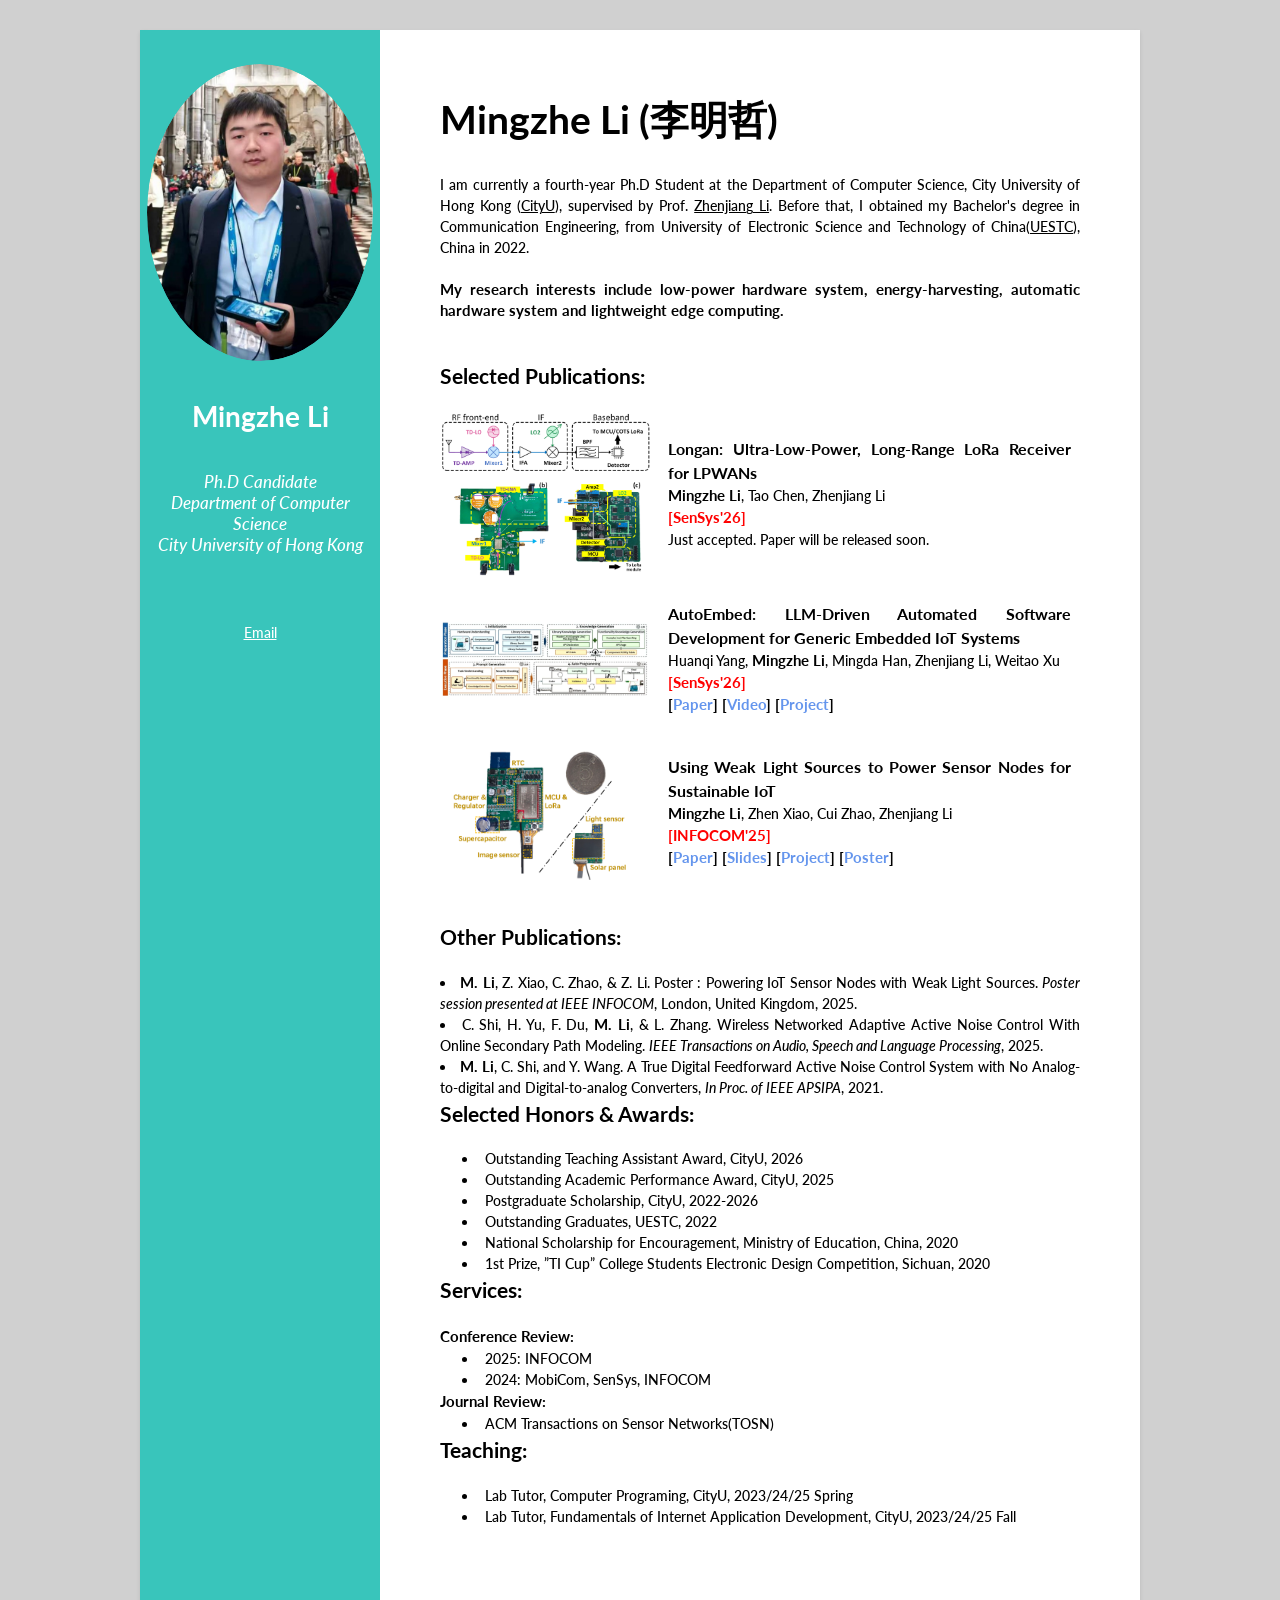
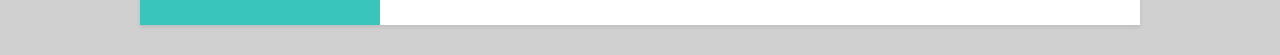
<file: index.html>
<!DOCTYPE HTML>

<html>
	<head>
		<title>Mingzhe Li's Personal Website</title>
		<meta charset="utf-8" />
		<meta name="viewport" content="width=device-width, initial-scale=1.0">
		<link rel="stylesheet" href="assets/css/main.css" />
	</head>

	<body>
		<div id="wrapper_all">

			<!-- Header -->
			<div id="header">
				<header>
					<span class="image avatar"><img src="images/mingzhe.jpg" alt="" /></span>
					<h1 id="logo">Mingzhe Li</h1>
					<p>Ph.D Candidate<br />
					Department of Computer Science<br />
					City University of Hong Kong</p>
					<a href="mailto:mingzheli8-c@my.cityu.edu.hk"> <u>Email</u></a> 
					<!-- <a href="https://www.linkedin.com/in/jiani-cao-367a82183/"><u>Linked In</u></a> -->
				</header>
			</div>

			<!-- Wrapper -->
			<div id="wrapper">

				<!-- One -->
				<section id="one">
					<div class="container">
						<header class="major">
							<h2>Mingzhe Li (李明哲)</h2>
						</header>

						<p>I am currently a fourth-year Ph.D Student at the Department of Computer Science, City University of Hong Kong (<a href="https://www.cityu.edu.hk/"><u>CityU</u></a>), supervised by Prof. <a href="https://www.cs.cityu.edu.hk/~zhenjili/"><u>Zhenjiang Li</u></a>. Before that, I obtained my Bachelor's degree in Communication Engineering, from University of Electronic Science and Technology of China(<a href="https://www.uestc.edu.cn/"><u>UESTC</u></a>), China in 2022.</p><br>

						<p><b> My research interests include low-power hardware system, energy-harvesting, automatic hardware system and lightweight edge computing.</b></p>
					</div>
				</section>


				<!-- Two -->
				<section id="two">
					<div class="container">
						<h3>Selected Publications:</h3>
						<div class="features">
							<article>
								<a href="#" class="image"><img src="images/Longan.png" alt="" /></a>
								<div class="inner">
									<h4>Longan: Ultra-Low-Power, Long-Range LoRa Receiver for LPWANs</h4>
									<p><b>Mingzhe Li</b>, Tao Chen, Zhenjiang Li</p>
									<h5><font color=#FF0000>[SenSys'26]</font></h5>
									<p>Just accepted. Paper will be released soon.</p>
								</div>
							</article>
							<article>
								<a href="#" class="image"><img src="images/Embedgenius.png" alt="" /></a>
								<div class="inner">
									<h4>AutoEmbed: LLM-Driven Automated Software Development for Generic Embedded IoT Systems</h4>
									<p>Huanqi Yang, <b>Mingzhe Li</b>, Mingda Han, Zhenjiang Li, Weitao Xu</p>
									<h5><font color=#FF0000>[SenSys'26]</font></h5>
									<a href="https://arxiv.org/pdf/2412.09058.pdf"><b>[<font color=#6495ED>Paper</font>]</b></a>
									<a href="https://youtu.be/VGzpHFINXAs"><b>[<font color=#6495ED>Video</font>]</b></a>
									<a href="https://embedgenius3.github.io"><b>[<font color=#6495ED>Project</font>]</b></a>
								</div>
							</article>
							<article>
								<a href="#" class="image"><img src="images/2025-Infocom-WISE.png" alt="" /></a>
								<div class="inner">
									<h4>Using Weak Light Sources to Power Sensor Nodes for Sustainable IoT</h4>
									<p><b>Mingzhe Li</b>, Zhen Xiao, Cui Zhao, Zhenjiang Li</p>
									<h5><font color=#FF0000>[INFOCOM'25]</font></h5>
									<a href="https://ieeexplore.ieee.org/document/11044560"><b>[<font color=#6495ED>Paper</font>]</b></a>
									<a href="slides/infocom.pdf"><b>[<font color=#6495ED>Slides</font>]</b></a>
									<a href="github"><b>[<font color=#6495ED>Project</font>]</b></a>
									<a href="myposter.pdf"><b>[<font color=#6495ED>Poster</font>]</b></a>
									
								</div>
							</article>

						</div>
					</div>
				</section>

			<section id="pub">
					<div class="container">
						<h3> Other Publications:</h3>
						<article>
						<li><b>M. Li</b>, Z. Xiao, C. Zhao, & Z. Li.  Poster : Powering IoT Sensor Nodes with Weak Light Sources. <i>Poster session presented at IEEE INFOCOM</i>, London, United Kingdom, 2025.</li>
						<li>C. Shi, H. Yu, F. Du, <b>M. Li</b>, & L. Zhang. Wireless Networked Adaptive Active Noise Control With Online Secondary Path Modeling. <i>IEEE Transactions on Audio, Speech and Language Processing</i>, 2025.</li>
						<li><b>M. Li</b>, C. Shi, and Y. Wang. A True Digital Feedforward Active Noise Control System with No Analog-to-digital and Digital-to-analog Converters, <i>In Proc. of IEEE APSIPA</i>, 2021.</li>
						</article>
				<!-- Three -->
				<section id="three">
					<div class="container">
						<h3>Selected Honors & Awards:</h3>
						<ul class="icons-ul">
							<li> Outstanding Teaching Assistant Award, CityU, 2026 </li>
							<li> Outstanding Academic Performance Award, CityU, 2025 </li>
							<li> Postgraduate Scholarship, CityU, 2022-2026 </li>
							<li> Outstanding Graduates, UESTC, 2022 </li>
							<li> National Scholarship for Encouragement, Ministry of Education, China, 2020 </li>
							<li> 1st Prize, ”TI Cup” College Students Electronic Design Competition, Sichuan, 2020</li>
						</ul>
					</div>
				</section>

				<!-- Four -->
				<section id="four">
					<div class="container">
						<h3>Services:</h3>
				

						<h5>Conference Review:</h5>
						<ul class="icons-ul">
							<li><i class="icon-li icon-ok"></i>2025: INFOCOM</li>
							<li><i class="icon-li icon-ok"></i>2024: MobiCom, SenSys, INFOCOM</li>
						</ul>

						<h5>Journal Review:</h5>
						<ul class="icons-ul">
							<li><i class="icon-li icon-ok"></i>ACM Transactions on Sensor Networks(TOSN)</li>
						</ul>
					</div>
				</section>

				<!-- Five -->
				<section id="five">
					<div class="container">
						<h3>Teaching:</h3>
						<ul class="icons-ul">
							<li> Lab Tutor, Computer Programing, CityU, 2023/24/25 Spring </li>
                  			<li> Lab Tutor, Fundamentals of Internet Application Development, CityU, 2023/24/25 Fall </li>  
						</ul>
					</div>
				</section>
				
			</div>
		
		</div>

	</body>
</html>
</file>
<file: assets/css/main.css>
@import url("font-awesome.min.css");
@import url("http://fonts.googleapis.com/css?family=Lato:400,400italic,700,700italic|Source+Code+Pro:400");

/* Reset */
	html, body, div, span, applet, object, iframe, h1, h2, h3, h4, h5, h6, p, blockquote, pre, a, abbr, acronym, address, big, cite, code, del, dfn, em, img, ins, kbd, q, s, samp, small, strike, strong, sub, sup, tt, var, b, u, i, center, dl, dt, dd, ol, ul, li, fieldset, form, label, legend, table, caption, tbody, tfoot, thead, tr, th, td, article, aside, canvas, details, embed, figure, figcaption, footer, header, hgroup, menu, nav, output, ruby, section, summary, time, mark, audio, video {
		margin: 0;
		padding: 0;
		border: 0;
		font-size: 100%;
		font: inherit;
		vertical-align: baseline;
	}

	article, aside, details, figcaption, figure, footer, header, hgroup, menu, nav, section {
		display: block;
	}

	body {
		line-height: 1;
	}

	ol, ul {
		list-style: none;
	}

	blockquote, q {
		quotes: none;
	}

	blockquote:before, blockquote:after, q:before, q:after {
		content: '';
		content: none;
	}

	table {
		border-collapse: collapse;
		border-spacing: 0;
	}

	body {
		-webkit-text-size-adjust: none;
	}

/* Box Model */
	*, *:before, *:after {
		-moz-box-sizing: border-box;
		-webkit-box-sizing: border-box;
		box-sizing: border-box;
	}

/* Basic */
	body {
		background: #D0D0D0;
		text-align: justify;
	}

	body, input, select, textarea {
		color: #000000;
		font-family: "Lato", sans-serif;
		font-size: 14px;
		font-weight: 500;
		line-height: 150%;
	}

	a {
		-moz-transition: color 0.2s ease-in-out, border-color 0.2s ease-in-out;
		-webkit-transition: color 0.2s ease-in-out, border-color 0.2s ease-in-out;
		-ms-transition: color 0.2s ease-in-out, border-color 0.2s ease-in-out;
		transition: color 0.2s ease-in-out, border-color 0.2s ease-in-out;
		border-bottom: solid 0px #e4e4e4;
		color: inherit;
		text-decoration: none;
	}

	strong, b {
		font-size: 110%;
		color: #000000;
		font-weight: 700;
	}

	strong, i {
		font-style: italic;
	}

	h1 {
		font-size: 200%;
		line-height: 150%;
		color: #FFFFFF;
		font-weight: 700;
		margin: 15% auto 15% auto;
	}

	h2 {
		font-size: 280%;
		line-height: 150%;
		color: #000000;
		font-weight: 700;
		margin-bottom: 4%;
	}

	h3 {
		font-size: 150%;
		line-height: 150%;
		color: #000000;
		font-weight: 700;
		margin-bottom: 3%;
	}

	h4 {
		font-size: 115%;
		line-height: 150%;
		color: #000000;
		font-weight: 700;
		margin-bottom: 0%;
	}

	h5 {
		font-size: 110%;
		line-height: 150%;
		color: #000000;
		font-weight: 700;
		margin-bottom: 0%;
	}

/* wrapper_all */	
	#wrapper_all {
		max-width: 1000px;
		margin: 0 auto;
		margin-top: 30px;
		margin-bottom: 30px;
		position: relative;
		-webkit-box-shadow: 0px 2px 4px rgba(0, 0, 0, 0.1);
		-moz-box-shadow: 0px 2px 4px rgba(0, 0, 0, 0.1);
		box-shadow: 0px 2px 4px rgba(0, 0, 0, 0.1);
	  }

/* Header */
	#header {
		display: -moz-flex;
		display: -webkit-flex;
		display: -ms-flex;
		display: flex;
		-moz-flex-direction: column;
		-webkit-flex-direction: column;
		-ms-flex-direction: column;
		flex-direction: column;
		-moz-justify-content: space-between;
		-webkit-justify-content: space-between;
		-ms-justify-content: space-between;
		justify-content: space-between;
		background: #39c5bb;
		overflow-y: auto;
		text-align: center;
		position: absolute;
		left: 0;
		width: 24%;
		height: 100%;
		color: #fff;
	}

		#header > header {
			-moz-flex-shrink: 0;
			-webkit-flex-shrink: 0;
			-ms-flex-shrink: 0;
			flex-shrink: 0;
			margin-left: 3%;
			margin-right: 3%;
		}

			#header > header .avatar {
				display: block;
				margin: 15% auto 15% auto;
				width: 100%;
			}

			#header > header p {
				font-size: 120%;
				color: #ffffff;
				font-style: italic;
				margin: 0% 0 30% 0;
			}

		#header > nav {
			-moz-flex-grow: 1;
			-webkit-flex-grow: 1;
			-ms-flex-grow: 1;
			flex-grow: 1;
		}

			#header > nav ul {
				list-style: none;
				margin: 0 0 0 -8%;
				padding: 0;
			}

				#header > nav ul li {
					border-top: solid 2px #5ccfb0;
					display: block;
					padding: 0;
				}

					#header > nav ul li a {
						-moz-transition: none;
						-webkit-transition: none;
						-ms-transition: none;
						transition: none;
						border: 0;
						color: #ffffff !important;
						display: block;
						padding: 4% 0% 4% 0%;
						text-decoration: none;
						font-size: 120%;
					}

						#header > nav ul li a.active {
							background: #fff;
							color: #4acaa8 !important;
						}

					#header > nav ul li:first-child {
						border-top: 0;
					}

/* Wrapper */
	#wrapper {
		background: #fff;
		padding: 6%;
		padding-left: 30%;
	}

		#wrapper > section {
			border-top: solid 0px #f4f4f4;
		}

			#wrapper > section > .container {
				margin-top: 0%;
				margin-bottom: 6%;
				margin-left: 0%;
				margin-right: 0%;
				width: 100%;
			}

			#wrapper > section:first-child {
				border-top: 0;
			}

/* Image */
	.image {
		border-radius: 0;
		border: 0;
		display: inline-block;
		position: relative;
	}

		.image.avatar {
			border-radius: 100%;
			overflow: hidden;
		}

			.image.avatar img {
				border-radius: 100%;
				display: block;
				width: 100%;
			}

/* List */
	ul {
		list-style: disc;
	}

		ul li {
			margin: 0 0 0 6%;
			padding-left: 1%;
		}

		ul.feature-icons {
			list-style: none;
			padding-left: 0;
		}

			ul.feature-icons li {
				text-decoration: none;
				display: inline-block;
				margin: 0 0% 2% 0%;
				padding: 0 0 0 0;
				position: relative;
				vertical-align: top;
				width: 100%;
			}

				ul.feature-icons li:before {
					font-family: FontAwesome;
					font-style: normal;
					font-weight: normal;
					text-transform: none !important;
					margin-right: 2%;
					display: inline-block;
					color: #4acaa8;
				}

/* Features */
	.features article {
		border-top: solid 0px #f4f4f4;
		margin-bottom: 4%;
	}

		.features article:first-child {
			border-top: 0;
			padding-top: 0;
		}

		.features article .image {
			display: inline-block;
			padding-right: 2%;
			vertical-align: middle;
			width: 35%;
		}

			.features article .image img {
				display: block;
				width: 100%;
			}

		.features article .inner {
			display: inline-block;
			vertical-align: middle;
			width: 63%;
		}

			.features article .inner > :last-child {
				margin-bottom: 0;
			}

#titleBar {
	display: none;
}

@media (max-width: 767.98px) {
	body {
		font-size: 8px;
	}
}
</file>
